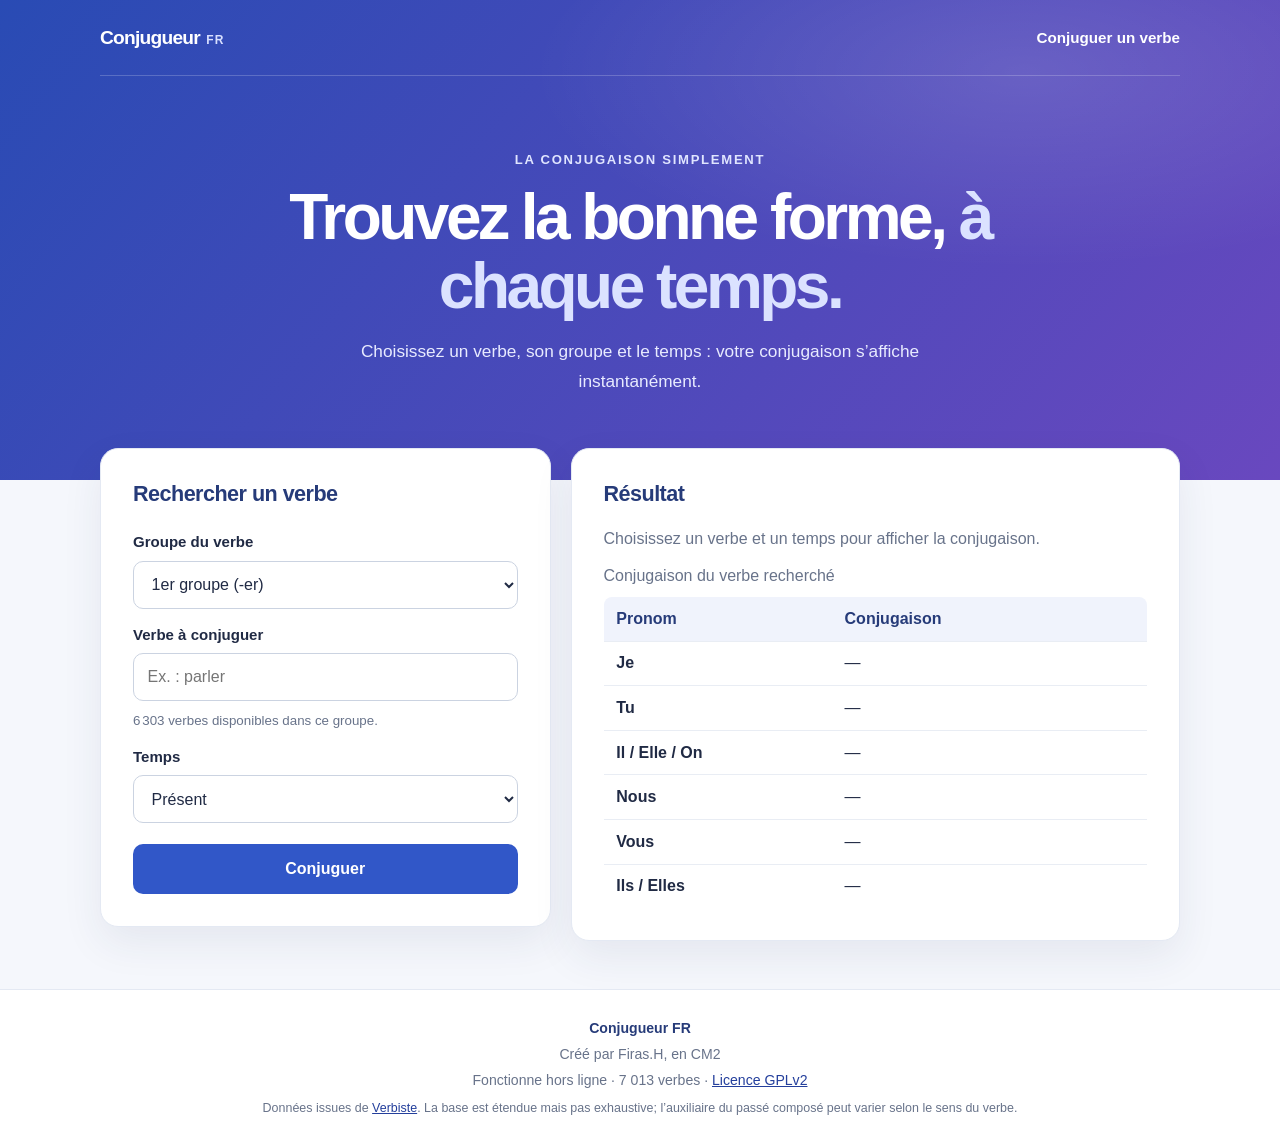
<file: conjugueur/index.html>
<!doctype html>
<html lang="fr">
<head>
  <meta charset="utf-8">
  <meta name="viewport" content="width=device-width, initial-scale=1">
  <meta name="description" content="Recherchez la conjugaison des verbes en français.">
  <meta name="theme-color" content="#3157c8">
  <title>Conjugueur français</title>
  <link rel="stylesheet" href="./style.css">
</head>
<body>
  <header>
    <nav class="navigation" aria-label="Navigation principale">
      <a class="brand" href="#accueil">Conjugueur<span>FR</span></a>
      <a class="navigation-link" href="#conjugueur">Conjuguer un verbe</a>
    </nav>
    <div class="hero" id="accueil">
      <p class="eyebrow">La conjugaison simplement</p>
      <h1>Trouvez la bonne forme, <span>à chaque temps.</span></h1>
      <p>Choisissez un verbe, son groupe et le temps : votre conjugaison s’affiche instantanément.</p>
    </div>
  </header>

  <main>
    <section id="conjugueur" aria-labelledby="search-title">
      <h2 id="search-title">Rechercher un verbe</h2>
      <form action="#" method="get">
        <label for="group">Groupe du verbe</label>
        <select id="group" name="group">
          <option value="1">1er groupe (-er)</option>
          <option value="2">2e groupe (-ir, comme finir)</option>
          <option value="3">3e groupe (verbes irréguliers)</option>
        </select>

        <label for="verb">Verbe à conjuguer</label>
        <input
          id="verb"
          name="verb"
          type="search"
          placeholder="Ex. : parler"
          list="verb-list"
          autocomplete="off"
          required
        >
        <datalist id="verb-list">
        </datalist>
        <small id="verb-help">Chargement des verbes disponibles…</small>

        <label for="tense">Temps</label>
        <select id="tense" name="tense">
          <option value="present">Présent</option>
          <option value="imparfait">Imparfait</option>
          <option value="future">Futur simple</option>
          <option value="pastSimple">Passé simple</option>
          <option value="conditional">Conditionnel présent</option>
          <option value="subjunctive">Subjonctif présent</option>
          <option value="passe-compose">Passé composé</option>
        </select>

        <button type="submit">Conjuguer</button>
      </form>
    </section>

    <section class="result-card" aria-labelledby="result-title" aria-live="polite">
      <h2 id="result-title">Résultat</h2>
      <p id="result-message" role="status">Choisissez un verbe et un temps pour afficher la conjugaison.</p>

      <table>
        <caption id="result-caption">Conjugaison du verbe recherché</caption>
        <thead>
          <tr>
            <th scope="col">Pronom</th>
            <th scope="col">Conjugaison</th>
          </tr>
        </thead>
        <tbody>
          <tr><th scope="row">Je</th><td>—</td></tr>
          <tr><th scope="row">Tu</th><td>—</td></tr>
          <tr><th scope="row">Il / Elle / On</th><td>—</td></tr>
          <tr><th scope="row">Nous</th><td>—</td></tr>
          <tr><th scope="row">Vous</th><td>—</td></tr>
          <tr><th scope="row">Ils / Elles</th><td>—</td></tr>
        </tbody>
      </table>
    </section>
  </main>

  <footer>
    <p class="footer-brand">Conjugueur FR</p>
    <p>Créé par Firas.H, en CM2</p>
    <p>Fonctionne hors ligne · 7 013 verbes · <a href="./COPYING">Licence GPLv2</a></p>
    <p class="footer-note">
      Données issues de <a href="https://github.com/allan-simon/verbiste-cordova/tree/f829bc037d48bccf9450ec6f45888c9df0cace41/data">Verbiste</a>.
      La base est étendue mais pas exhaustive; l’auxiliaire du passé composé peut varier selon le sens du verbe.
    </p>
  </footer>

  <script src="./data/conjugaison.js"></script>
  <script>
    const form = document.querySelector("form");
    const groupInput = document.querySelector("#group");
    const verbInput = document.querySelector("#verb");
    const tenseInput = document.querySelector("#tense");
    const verbList = document.querySelector("#verb-list");
    const verbHelp = document.querySelector("#verb-help");
    const resultMessage = document.querySelector("#result-message");
    const resultCaption = document.querySelector("#result-caption");
    const resultRows = document.querySelectorAll("tbody tr");

    const conjugaisonData = window.conjugaisonData;
    const pronouns = ["Je", "Tu", "Il / Elle / On", "Nous", "Vous", "Ils / Elles"];
    const auxiliaryForms = {
      avoir: ["ai", "as", "a", "avons", "avez", "ont"],
      être: ["suis", "es", "est", "sommes", "êtes", "sont"]
    };
    const etreVerbs = new Set([
      "aller", "arriver", "descendre", "devenir", "entrer", "monter",
      "mourir", "naître", "partir", "passer", "rester", "retourner",
      "sortir", "tomber", "venir", "revenir", "rentrer", "remonter",
      "redescendre", "retomber", "repartir", "ressortir", "intervenir",
      "parvenir", "provenir", "survenir", "redevenir", "advenir"
    ]);
    const tenseNames = {
      present: "présent",
      imparfait: "imparfait",
      future: "futur simple",
      pastSimple: "passé simple",
      conditional: "conditionnel présent",
      subjunctive: "subjonctif présent",
      "passe-compose": "passé composé"
    };
    const normalized = (value) => value.trim().normalize("NFC").toLocaleLowerCase("fr");
    const verbsByName = new Map(
      conjugaisonData.verbs.map((verb) => [normalized(verb.infinitive), verb])
    );

    function showVerbsForGroup() {
      const group = groupInput.value;
      const verbs = conjugaisonData.verbs.filter((verb) => verb.group === group);
      verbList.replaceChildren();
      verbs.forEach((verb) => {
        const option = document.createElement("option");
        option.value = verb.infinitive;
        verbList.append(option);
      });
      verbInput.value = "";
      verbHelp.textContent = `${verbs.length.toLocaleString("fr-FR")} verbes disponibles dans ce groupe.`;
    }

    function withAlternatives(stem, alternatives) {
      return alternatives.map((ending) => `${stem}${ending}`).join(" / ");
    }

    function conjugate(verb, tense) {
      const template = conjugaisonData.templates[verb.template];
      const stem = verb.infinitive.slice(0, -template.suffix.length);

      if (tense === "passe-compose") {
        const auxiliary = verb.auxiliary || (etreVerbs.has(verb.infinitive) ? "être" : "avoir");
        const participleForms = template.pastParticiple;
        const presentAuxiliary = auxiliaryForms[auxiliary];

        return presentAuxiliary.map((form, index) => {
          const participleIndexes = auxiliary === "être"
            ? (index >= 3 ? [1, 3] : [0, 2])
            : [0];
          const participles = participleIndexes
            .flatMap((participleIndex) => participleForms[participleIndex] || [])
            .map((ending) => `${stem}${ending}`);
          return `${form} ${[...new Set(participles)].join(" / ")}`;
        });
      }

      return template[tense].map((alternatives) => withAlternatives(stem, alternatives));
    }

    groupInput.addEventListener("change", showVerbsForGroup);
    showVerbsForGroup();

    form.addEventListener("submit", (event) => {
      event.preventDefault();
      const verbName = normalized(verbInput.value);
      const verb = verbsByName.get(verbName);
      const tense = tenseInput.value;

      if (!verb || verb.group !== groupInput.value) {
        resultRows.forEach((row, index) => {
          row.cells[0].textContent = pronouns[index];
          row.cells[1].textContent = "—";
        });
        resultCaption.textContent = "Conjugaison du verbe recherché";
        resultMessage.textContent = "Ce verbe n’est pas disponible dans le groupe choisi. Sélectionnez un verbe proposé dans la liste.";
        return;
      }

      const forms = conjugate(verb, tense);
      resultRows.forEach((row, index) => {
        const formCell = row.cells[1];
        const subjectCell = row.cells[0];
        const elidesJe = index === 0 && /^[aeiouyàâäæéèêëîïôœùûüÿh]/i.test(forms[index]);
        subjectCell.textContent = elidesJe ? "J’" : pronouns[index];
        formCell.textContent = forms[index];
      });

      resultCaption.textContent = `Conjugaison du verbe « ${verb.infinitive} » au ${tenseNames[tense]}`;
      resultMessage.textContent = `Voici la conjugaison de « ${verb.infinitive} » au ${tenseNames[tense]}.`;
    });
  </script>
</body>
</html>
</file>
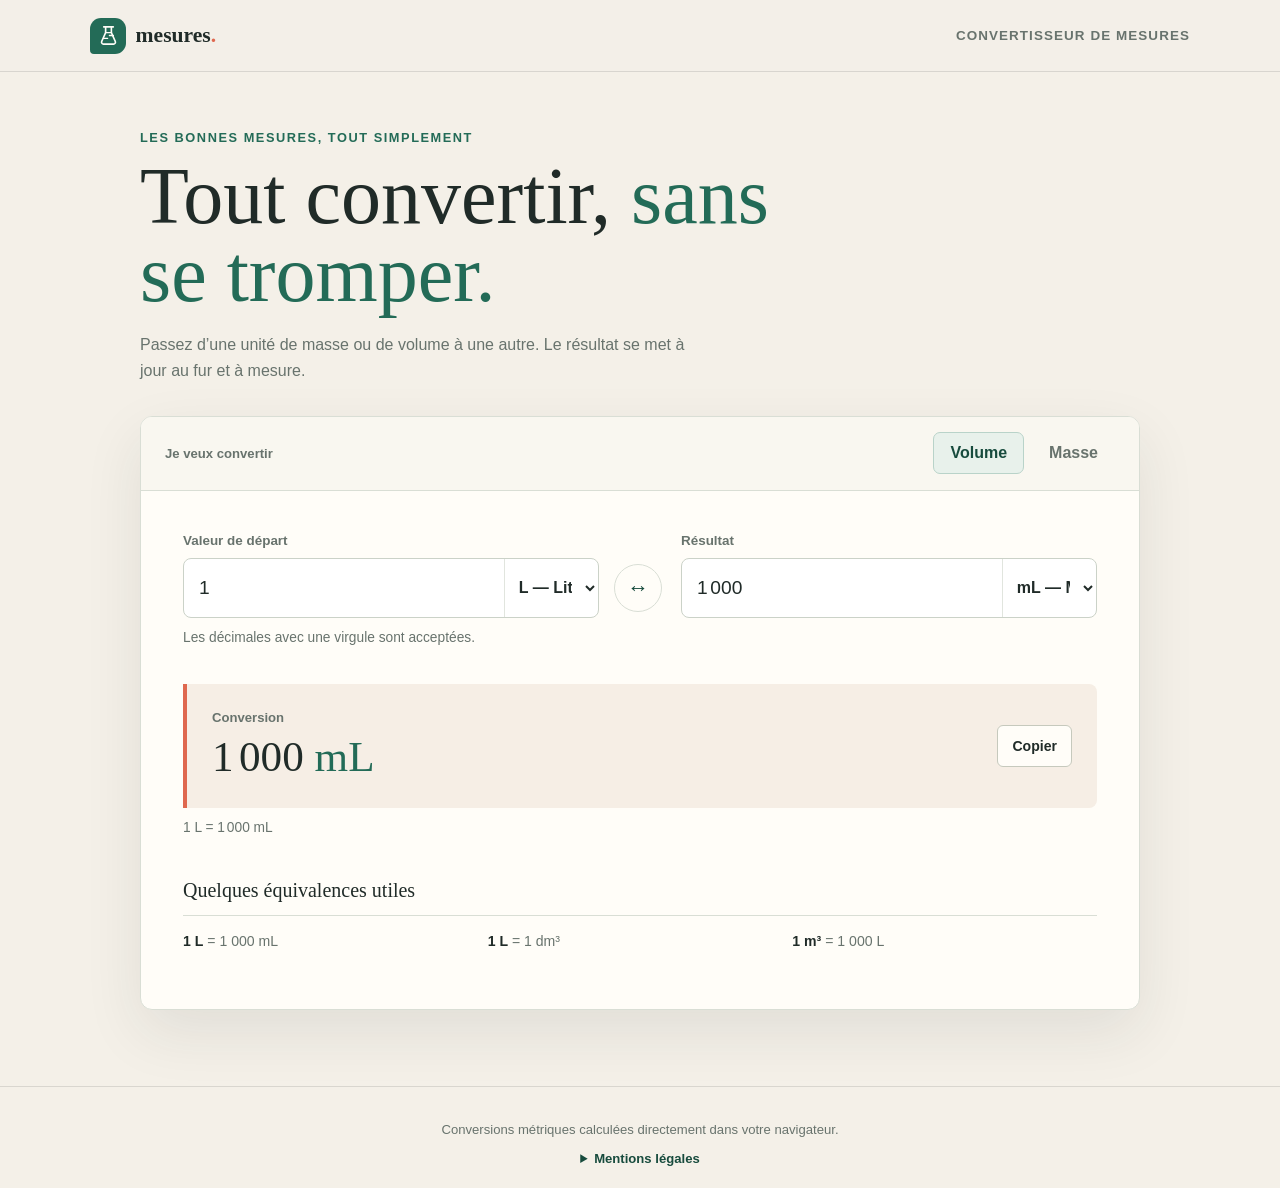
<file: convertisseur/index.html>
<!doctype html>
<html lang="fr">
<head>
	<meta charset="utf-8">
	<meta name="viewport" content="width=device-width, initial-scale=1">
	<meta name="theme-color" content="#f4f0e8">
	<meta name="description" content="Convertisseur simple et rapide d’unités de masse et de volume.">
	<title>Mesures — Convertisseur</title>
	<style>
		:root {
			color-scheme: light;
			font-family: "Trebuchet MS", "Segoe UI", sans-serif;
			color: #202b28;
			background: #f4f0e8;
			font-synthesis: none;
			text-rendering: optimizeLegibility;
			-webkit-font-smoothing: antialiased;
			--ink: #202b28;
			--muted: #68736d;
			--paper: #fffdf8;
			--line: #d9ded5;
			--green: #236b57;
			--green-dark: #174b3d;
			--coral: #df684f;
		}

		* { box-sizing: border-box; }

		body {
			min-width: 320px;
			min-height: 100vh;
			margin: 0;
			background-image: radial-gradient(#c8c9b9 0.65px, transparent 0.65px);
			background-size: 14px 14px;
		}

		button, input, select { font: inherit; }

		button:focus-visible, input:focus-visible, select:focus-visible {
			outline: 3px solid #e9a18e;
			outline-offset: 3px;
		}

		.topbar {
			height: 72px;
			border-bottom: 1px solid rgb(32 43 40 / 13%);
			background: rgb(244 240 232 / 94%);
		}

		.topbar-inner {
			width: min(100% - 40px, 1100px);
			height: 100%;
			margin: auto;
			display: flex;
			align-items: center;
			justify-content: space-between;
		}

		.brand {
			display: inline-flex;
			align-items: center;
			gap: 0.6rem;
			color: var(--ink);
			font-family: Georgia, serif;
			font-size: 1.35rem;
			font-weight: 700;
			text-decoration: none;
		}

		.brand-symbol {
			width: 36px;
			height: 36px;
			display: grid;
			place-items: center;
			border-radius: 11px 11px 11px 4px;
			color: #fffdf8;
			background: var(--green);
		}

		.brand-symbol svg { width: 23px; height: 23px; }

		.brand-mark { color: var(--coral); }

		.top-note {
			color: var(--muted);
			font-size: 0.84rem;
			font-weight: 700;
			letter-spacing: 0.08em;
			text-transform: uppercase;
			text-decoration: none;
		}

		.top-note:hover { color: var(--green); text-decoration: underline; text-underline-offset: 4px; }

		main {
			width: min(100% - 36px, 1000px);
			margin: 0 auto;
			padding: 58px 0 76px;
		}

		.intro {
			margin-bottom: 31px;
			animation: arrive 420ms ease-out both;
		}

		.eyebrow {
			margin: 0 0 12px;
			color: var(--green);
			font-size: 0.8rem;
			font-weight: 800;
			letter-spacing: 0.12em;
			text-transform: uppercase;
		}

		h1 {
			max-width: 680px;
			margin: 0;
			font-family: Georgia, "Times New Roman", serif;
			font-size: clamp(2.5rem, 7vw, 5rem);
			font-weight: 500;
			line-height: 0.98;
		}

		h1 span { color: var(--green); }

		.intro-copy {
			max-width: 560px;
			margin: 18px 0 0;
			color: var(--muted);
			font-size: 1rem;
			line-height: 1.65;
		}

		.converter {
			overflow: hidden;
			border: 1px solid var(--line);
			border-radius: 12px;
			background: var(--paper);
			box-shadow: 0 22px 60px rgb(32 43 40 / 9%);
			animation: arrive 520ms 80ms ease-out both;
		}

		.category-bar {
			min-height: 74px;
			padding: 12px 24px;
			display: flex;
			align-items: center;
			gap: 8px;
			border-bottom: 1px solid var(--line);
			background: #f9f7f0;
		}

		.category-label {
			margin-right: auto;
			color: var(--muted);
			font-size: 0.82rem;
			font-weight: 700;
		}

		.category-button {
			min-height: 42px;
			padding: 0 16px;
			border: 1px solid transparent;
			border-radius: 7px;
			color: var(--muted);
			background: transparent;
			font-weight: 700;
			cursor: pointer;
		}

		.category-button[aria-pressed="true"] {
			border-color: #b9d3c9;
			color: var(--green-dark);
			background: #e8f1eb;
		}

		.converter-body { padding: clamp(20px, 5vw, 42px); }

		.fields {
			display: grid;
			grid-template-columns: minmax(0, 1fr) 52px minmax(0, 1fr);
			align-items: end;
			gap: 15px;
		}

		.field label {
			display: block;
			margin-bottom: 10px;
			color: var(--muted);
			font-size: 0.84rem;
			font-weight: 700;
		}

		.control {
			min-width: 0;
			min-height: 60px;
			display: flex;
			border: 1px solid #cbd2c8;
			border-radius: 8px;
			background: #fff;
			transition: border-color 140ms ease, box-shadow 140ms ease;
		}

		.control:focus-within {
			border-color: var(--green);
			box-shadow: 0 0 0 3px rgb(35 107 87 / 11%);
		}

		input, select {
			min-width: 0;
			border: 0;
			color: var(--ink);
			background: transparent;
		}

		input {
			width: 100%;
			padding: 0 15px;
			font-size: 1.2rem;
			font-variant-numeric: tabular-nums;
		}

		select {
			width: 118px;
			padding: 0 10px;
			border-left: 1px solid #e1e5de;
			font-weight: 700;
			cursor: pointer;
		}

		.swap-button {
			width: 48px;
			height: 48px;
			margin-bottom: 6px;
			display: grid;
			place-items: center;
			border: 1px solid var(--line);
			border-radius: 50%;
			color: var(--green-dark);
			background: var(--paper);
			font-size: 1.35rem;
			cursor: pointer;
			transition: transform 180ms ease, background-color 180ms ease;
		}

		.swap-button:hover {
			transform: rotate(180deg);
			background: #e8f1eb;
		}

		.result {
			min-height: 124px;
			margin-top: 34px;
			padding: 23px 25px;
			display: flex;
			align-items: center;
			justify-content: space-between;
			gap: 18px;
			border-left: 4px solid var(--coral);
			border-radius: 0 8px 8px 0;
			background: #f6eee5;
		}

		.result-label {
			margin: 0 0 7px;
			color: var(--muted);
			font-size: 0.82rem;
			font-weight: 700;
		}

		.result-value {
			margin: 0;
			overflow-wrap: anywhere;
			color: var(--ink);
			font-family: Georgia, "Times New Roman", serif;
			font-size: clamp(1.65rem, 5vw, 2.7rem);
			line-height: 1.15;
			font-variant-numeric: tabular-nums;
		}

		.result-unit { color: var(--green); }

		.copy-button {
			flex: 0 0 auto;
			min-height: 42px;
			padding: 0 14px;
			border: 1px solid #c6c9bd;
			border-radius: 6px;
			color: var(--ink);
			background: var(--paper);
			font-size: 0.88rem;
			font-weight: 700;
			cursor: pointer;
		}

		.copy-button:hover { border-color: var(--green); }

		.status {
			min-height: 1.5em;
			margin: 12px 0 0;
			color: var(--muted);
			font-size: 0.86rem;
		}

		.quick-title {
			margin: 38px 0 13px;
			color: var(--ink);
			font-family: Georgia, "Times New Roman", serif;
			font-size: 1.25rem;
			font-weight: 500;
		}

		.quick-list {
			display: grid;
			grid-template-columns: repeat(3, minmax(0, 1fr));
			border-top: 1px solid var(--line);
		}

		.quick-item {
			padding: 15px 12px 15px 0;
			color: var(--muted);
			font-size: 0.88rem;
			line-height: 1.5;
		}

		.quick-item strong { color: var(--ink); }

		footer {
			padding: 22px 18px;
			border-top: 1px solid rgb(32 43 40 / 13%);
			color: var(--muted);
			text-align: center;
			font-size: 0.82rem;
		}

		.legal {
			width: min(100%, 720px);
			margin: 14px auto 0;
			text-align: left;
		}

		.legal summary {
			width: fit-content;
			margin: auto;
			color: var(--green-dark);
			font-weight: 700;
			cursor: pointer;
		}

		.legal-copy {
			margin-top: 12px;
			padding: 14px 16px;
			border: 1px solid var(--line);
			border-radius: 7px;
			background: var(--paper);
			line-height: 1.6;
		}

		.legal-copy p { margin: 6px 0; }

		@keyframes arrive {
			from { opacity: 0; transform: translateY(12px); }
			to { opacity: 1; transform: translateY(0); }
		}

		@media (max-width: 640px) {
			.topbar { height: 62px; }
			.topbar-inner { width: calc(100% - 32px); }
			.top-note { font-size: 0.7rem; }
			main { width: calc(100% - 28px); padding: 40px 0 54px; }
			.category-bar { padding: 10px 14px; flex-wrap: wrap; }
			.category-label { flex: 1 0 100%; }
			.category-button { flex: 1; padding: 0 8px; }
			.fields { grid-template-columns: minmax(0, 1fr); gap: 17px; }
			.swap-button { justify-self: center; margin: -4px 0; transform: rotate(90deg); }
			.swap-button:hover { transform: rotate(270deg); }
			.control { min-height: 56px; }
			select { width: 108px; }
			.result { align-items: flex-start; padding: 18px; }
			.copy-button { align-self: center; }
			.quick-list { grid-template-columns: 1fr; }
			.quick-item { padding: 10px 0; border-bottom: 1px solid var(--line); }
		}

		@media (prefers-reduced-motion: reduce) {
			*, *::before, *::after { animation-duration: 0.01ms !important; transition-duration: 0.01ms !important; }
		}
	</style>
</head>
<body>
	<header class="topbar">
		<div class="topbar-inner">
			<a class="brand" href="#accueil" aria-label="Accueil du convertisseur">
				<span class="brand-symbol" aria-hidden="true">
					<svg viewBox="0 0 24 24" fill="none" xmlns="http://www.w3.org/2000/svg">
						<path d="M7 3h10M9 3v6l-4 9a2 2 0 0 0 1.8 3h10.4a2 2 0 0 0 1.8-3l-4-9V3" stroke="currentColor" stroke-width="1.7" stroke-linecap="round" stroke-linejoin="round"/>
						<path d="M7 15h4m2-3h4m-8-3h6" stroke="currentColor" stroke-width="1.5" stroke-linecap="round"/>
					</svg>
				</span>
				<span>mesures<span class="brand-mark">.</span></span>
			</a>
			<span class="top-note">Convertisseur de mesures</span>
		</div>
	</header>

	<main id="accueil">
		<section class="intro" aria-labelledby="page-title">
			<p class="eyebrow">Les bonnes mesures, tout simplement</p>
			<h1 id="page-title">Tout convertir, <span>sans se tromper.</span></h1>
			<p class="intro-copy">Passez d’une unité de masse ou de volume à une autre. Le résultat se met à jour au fur et à mesure.</p>
		</section>

		<section class="converter" aria-label="Convertisseur d’unités">
			<div class="category-bar" role="group" aria-label="Catégorie de mesure">
				<span class="category-label">Je veux convertir</span>
				<button class="category-button" type="button" data-category="volume" aria-pressed="true">Volume</button>
				<button class="category-button" type="button" data-category="mass" aria-pressed="false">Masse</button>
			</div>

			<div class="converter-body">
				<div class="fields">
					<div class="field">
						<label for="from-value">Valeur de départ</label>
						<div class="control">
							  <input id="from-value" type="text" inputmode="decimal" value="1" aria-describedby="input-help">
							<select id="from-unit" aria-label="Unité de départ"></select>
						</div>
					</div>

					<button class="swap-button" id="swap" type="button" aria-label="Inverser les unités" title="Inverser les unités">↔</button>

					<div class="field">
						<label for="to-value">Résultat</label>
						<div class="control">
							<input id="to-value" type="text" readonly aria-live="polite" value="1">
							<select id="to-unit" aria-label="Unité d’arrivée"></select>
						</div>
					</div>
				</div>

				<p id="input-help" class="status">Les décimales avec une virgule sont acceptées.</p>

				<div class="result" aria-live="polite">
					<div>
						<p class="result-label">Conversion</p>
						<p class="result-value"><span id="result-number">1</span> <span class="result-unit" id="result-unit">L</span></p>
					</div>
					<button class="copy-button" id="copy" type="button" aria-label="Copier le résultat">Copier</button>
				</div>
				<p class="status" id="status" role="status"></p>

				<h2 class="quick-title">Quelques équivalences utiles</h2>
				<div class="quick-list" id="quick-list"></div>
			</div>
		</section>
	</main>

	<footer>
		<p>Conversions métriques calculées directement dans votre navigateur.</p>
		<details class="legal">
			<summary>Mentions légales</summary>
			<div class="legal-copy">
				<p><strong>Auteur et éditeur :</strong> Firas Hachache - CM2.</p>
				<p><strong>Objet :</strong> outil gratuit de conversion d’unités de masse et de volume.</p>
				<p><strong>Données :</strong> les valeurs saisies sont traitées dans votre navigateur et ne sont ni envoyées ni enregistrées par cette page.</p>
				<p><strong>Précision :</strong> les résultats sont fournis à titre indicatif; vérifiez les conversions avant tout usage professionnel.</p>
			</div>
		</details>
	</footer>

	<script>
		const units = {
			volume: [
				{ name: "Millilitre", symbol: "mL", factor: 0.000001 },
				{ name: "Centilitre", symbol: "cL", factor: 0.00001 },
				{ name: "Décilitre", symbol: "dL", factor: 0.0001 },
				{ name: "Litre", symbol: "L", factor: 0.001 },
				{ name: "Décalitre", symbol: "daL", factor: 0.01 },
				{ name: "Hectolitre", symbol: "hL", factor: 0.1 },
				{ name: "Mètre cube", symbol: "m³", factor: 1 },
				{ name: "Décimètre cube", symbol: "dm³", factor: 0.001 },
				{ name: "Centimètre cube", symbol: "cm³", factor: 0.000001 },
				{ name: "Millimètre cube", symbol: "mm³", factor: 0.000000001 }
			],
			mass: [
				{ name: "Milligramme", symbol: "mg", factor: 0.000001 },
				{ name: "Centigramme", symbol: "cg", factor: 0.00001 },
				{ name: "Décigramme", symbol: "dg", factor: 0.0001 },
				{ name: "Gramme", symbol: "g", factor: 0.001 },
				{ name: "Décagramme", symbol: "dag", factor: 0.01 },
				{ name: "Hectogramme", symbol: "hg", factor: 0.1 },
				{ name: "Kilogramme", symbol: "kg", factor: 1 },
				{ name: "Tonne", symbol: "t", factor: 1000 }
			]
		};

		const fromValue = document.querySelector("#from-value");
		const toValue = document.querySelector("#to-value");
		const fromUnit = document.querySelector("#from-unit");
		const toUnit = document.querySelector("#to-unit");
		const resultNumber = document.querySelector("#result-number");
		const resultUnit = document.querySelector("#result-unit");
		const status = document.querySelector("#status");
		const quickList = document.querySelector("#quick-list");
		let category = "volume";

		function formatNumber(value) {
			return new Intl.NumberFormat("fr-FR", { maximumSignificantDigits: 12 }).format(value);
		}

		function fillUnits(keepSelection = false) {
			const options = units[category];
			const previousFrom = keepSelection ? fromUnit.value : "";
			const previousTo = keepSelection ? toUnit.value : "";
			[fromUnit, toUnit].forEach((select) => {
				select.replaceChildren(...options.map((unit) => {
					const option = document.createElement("option");
					option.value = unit.symbol;
					option.textContent = `${unit.symbol} — ${unit.name}`;
					return option;
				}));
			});
			fromUnit.value = options.some((unit) => unit.symbol === previousFrom) ? previousFrom : (category === "volume" ? "L" : "kg");
			toUnit.value = options.some((unit) => unit.symbol === previousTo) ? previousTo : (category === "volume" ? "mL" : "g");
			renderQuickConversions();
			convert();
		}

		function convert() {
			const rawValue = fromValue.value.trim().replace(",", ".");
			const value = Number(rawValue);
			const source = units[category].find((unit) => unit.symbol === fromUnit.value);
			const destination = units[category].find((unit) => unit.symbol === toUnit.value);

			if (rawValue === "" || !Number.isFinite(value) || value < 0) {
				toValue.value = "";
				resultNumber.textContent = "—";
				resultUnit.textContent = destination.symbol;
				status.textContent = value < 0 ? "La valeur doit être positive ou nulle." : "Saisissez une valeur valide.";
				return;
			}

			const converted = value * source.factor / destination.factor;
			const formatted = formatNumber(converted);
			toValue.value = formatted;
			resultNumber.textContent = formatted;
			resultUnit.textContent = destination.symbol;
			status.textContent = `${formatNumber(value)} ${source.symbol} = ${formatted} ${destination.symbol}`;
		}

		function renderQuickConversions() {
			const examples = category === "volume"
				? [["1 L", "1 000 mL"], ["1 L", "1 dm³"], ["1 m³", "1 000 L"]]
				: [["1 kg", "1 000 g"], ["1 t", "1 000 kg"], ["1 g", "1 000 mg"]];
			quickList.replaceChildren(...examples.map(([from, to]) => {
				const item = document.createElement("div");
				item.className = "quick-item";
				item.innerHTML = `<strong>${from}</strong> = ${to}`;
				return item;
			}));
		}

		document.querySelectorAll(".category-button").forEach((button) => {
			button.addEventListener("click", () => {
				category = button.dataset.category;
				document.querySelectorAll(".category-button").forEach((tab) => {
					tab.setAttribute("aria-pressed", String(tab === button));
				});
				fillUnits();
			});
		});

		fromValue.addEventListener("input", convert);
		[fromUnit, toUnit].forEach((select) => select.addEventListener("change", convert));

		document.querySelector("#swap").addEventListener("click", () => {
			const previousFrom = fromUnit.value;
			fromUnit.value = toUnit.value;
			toUnit.value = previousFrom;
			convert();
		});

		document.querySelector("#copy").addEventListener("click", async (event) => {
			if (!toValue.value) return;
			try {
				await navigator.clipboard.writeText(`${toValue.value} ${toUnit.value}`);
				status.textContent = "Résultat copié.";
			} catch {
				status.textContent = "La copie n’est pas disponible dans ce navigateur.";
			}
			event.currentTarget.blur();
		});

		fillUnits();
	</script>
</body>
</html>
</file>
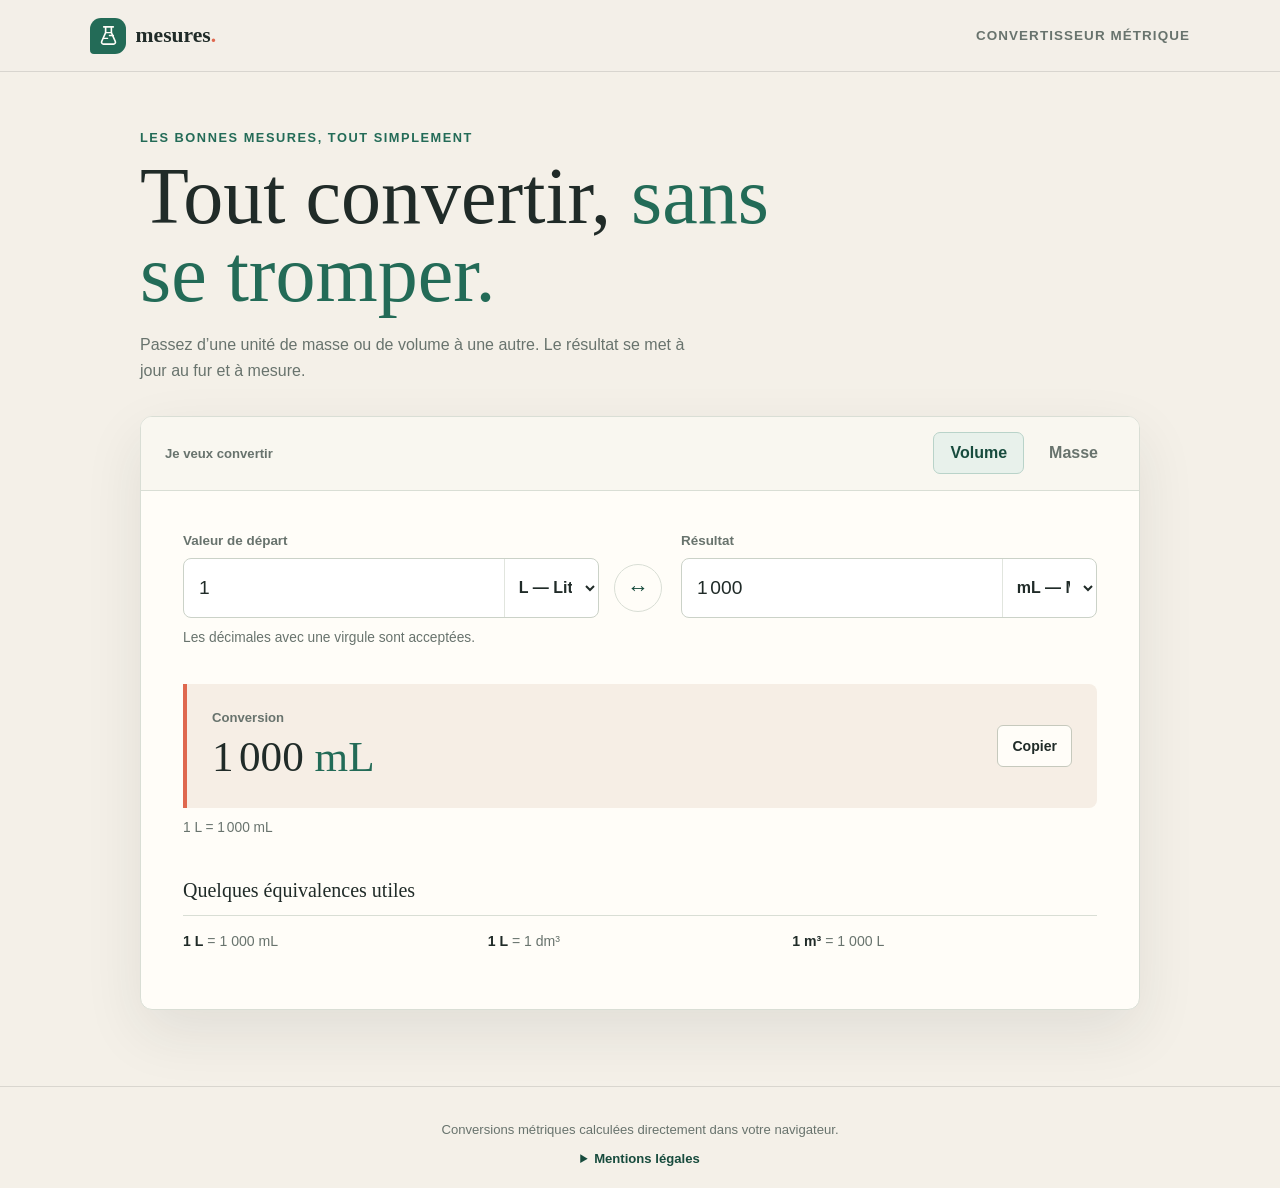
<file: convertisseur.html>
<!doctype html>
<html lang="fr">
<head>
	<meta charset="utf-8">
	<meta name="viewport" content="width=device-width, initial-scale=1">
	<meta name="theme-color" content="#f4f0e8">
	<meta name="description" content="Convertisseur simple et rapide d’unités de masse et de volume.">
	<title>Mesures — Convertisseur</title>
	<style>
		:root {
			color-scheme: light;
			font-family: "Trebuchet MS", "Segoe UI", sans-serif;
			color: #202b28;
			background: #f4f0e8;
			font-synthesis: none;
			text-rendering: optimizeLegibility;
			-webkit-font-smoothing: antialiased;
			--ink: #202b28;
			--muted: #68736d;
			--paper: #fffdf8;
			--line: #d9ded5;
			--green: #236b57;
			--green-dark: #174b3d;
			--coral: #df684f;
		}

		* { box-sizing: border-box; }

		body {
			min-width: 320px;
			min-height: 100vh;
			margin: 0;
			background-image: radial-gradient(#c8c9b9 0.65px, transparent 0.65px);
			background-size: 14px 14px;
		}

		button, input, select { font: inherit; }

		button:focus-visible, input:focus-visible, select:focus-visible {
			outline: 3px solid #e9a18e;
			outline-offset: 3px;
		}

		.topbar {
			height: 72px;
			border-bottom: 1px solid rgb(32 43 40 / 13%);
			background: rgb(244 240 232 / 94%);
		}

		.topbar-inner {
			width: min(100% - 40px, 1100px);
			height: 100%;
			margin: auto;
			display: flex;
			align-items: center;
			justify-content: space-between;
		}

		.brand {
			display: inline-flex;
			align-items: center;
			gap: 0.6rem;
			color: var(--ink);
			font-family: Georgia, serif;
			font-size: 1.35rem;
			font-weight: 700;
			text-decoration: none;
		}

		.brand-symbol {
			width: 36px;
			height: 36px;
			display: grid;
			place-items: center;
			border-radius: 11px 11px 11px 4px;
			color: #fffdf8;
			background: var(--green);
		}

		.brand-symbol svg { width: 23px; height: 23px; }

		.brand-mark { color: var(--coral); }

		.top-note {
			color: var(--muted);
			font-size: 0.84rem;
			font-weight: 700;
			letter-spacing: 0.08em;
			text-transform: uppercase;
		}

		main {
			width: min(100% - 36px, 1000px);
			margin: 0 auto;
			padding: 58px 0 76px;
		}

		.intro {
			margin-bottom: 31px;
			animation: arrive 420ms ease-out both;
		}

		.eyebrow {
			margin: 0 0 12px;
			color: var(--green);
			font-size: 0.8rem;
			font-weight: 800;
			letter-spacing: 0.12em;
			text-transform: uppercase;
		}

		h1 {
			max-width: 680px;
			margin: 0;
			font-family: Georgia, "Times New Roman", serif;
			font-size: clamp(2.5rem, 7vw, 5rem);
			font-weight: 500;
			line-height: 0.98;
		}

		h1 span { color: var(--green); }

		.intro-copy {
			max-width: 560px;
			margin: 18px 0 0;
			color: var(--muted);
			font-size: 1rem;
			line-height: 1.65;
		}

		.converter {
			overflow: hidden;
			border: 1px solid var(--line);
			border-radius: 12px;
			background: var(--paper);
			box-shadow: 0 22px 60px rgb(32 43 40 / 9%);
			animation: arrive 520ms 80ms ease-out both;
		}

		.category-bar {
			min-height: 74px;
			padding: 12px 24px;
			display: flex;
			align-items: center;
			gap: 8px;
			border-bottom: 1px solid var(--line);
			background: #f9f7f0;
		}

		.category-label {
			margin-right: auto;
			color: var(--muted);
			font-size: 0.82rem;
			font-weight: 700;
		}

		.category-button {
			min-height: 42px;
			padding: 0 16px;
			border: 1px solid transparent;
			border-radius: 7px;
			color: var(--muted);
			background: transparent;
			font-weight: 700;
			cursor: pointer;
		}

		.category-button[aria-pressed="true"] {
			border-color: #b9d3c9;
			color: var(--green-dark);
			background: #e8f1eb;
		}

		.converter-body { padding: clamp(20px, 5vw, 42px); }

		.fields {
			display: grid;
			grid-template-columns: minmax(0, 1fr) 52px minmax(0, 1fr);
			align-items: end;
			gap: 15px;
		}

		.field label {
			display: block;
			margin-bottom: 10px;
			color: var(--muted);
			font-size: 0.84rem;
			font-weight: 700;
		}

		.control {
			min-width: 0;
			min-height: 60px;
			display: flex;
			border: 1px solid #cbd2c8;
			border-radius: 8px;
			background: #fff;
			transition: border-color 140ms ease, box-shadow 140ms ease;
		}

		.control:focus-within {
			border-color: var(--green);
			box-shadow: 0 0 0 3px rgb(35 107 87 / 11%);
		}

		input, select {
			min-width: 0;
			border: 0;
			color: var(--ink);
			background: transparent;
		}

		input {
			width: 100%;
			padding: 0 15px;
			font-size: 1.2rem;
			font-variant-numeric: tabular-nums;
		}

		select {
			width: 118px;
			padding: 0 10px;
			border-left: 1px solid #e1e5de;
			font-weight: 700;
			cursor: pointer;
		}

		.swap-button {
			width: 48px;
			height: 48px;
			margin-bottom: 6px;
			display: grid;
			place-items: center;
			border: 1px solid var(--line);
			border-radius: 50%;
			color: var(--green-dark);
			background: var(--paper);
			font-size: 1.35rem;
			cursor: pointer;
			transition: transform 180ms ease, background-color 180ms ease;
		}

		.swap-button:hover {
			transform: rotate(180deg);
			background: #e8f1eb;
		}

		.result {
			min-height: 124px;
			margin-top: 34px;
			padding: 23px 25px;
			display: flex;
			align-items: center;
			justify-content: space-between;
			gap: 18px;
			border-left: 4px solid var(--coral);
			border-radius: 0 8px 8px 0;
			background: #f6eee5;
		}

		.result-label {
			margin: 0 0 7px;
			color: var(--muted);
			font-size: 0.82rem;
			font-weight: 700;
		}

		.result-value {
			margin: 0;
			overflow-wrap: anywhere;
			color: var(--ink);
			font-family: Georgia, "Times New Roman", serif;
			font-size: clamp(1.65rem, 5vw, 2.7rem);
			line-height: 1.15;
			font-variant-numeric: tabular-nums;
		}

		.result-unit { color: var(--green); }

		.copy-button {
			flex: 0 0 auto;
			min-height: 42px;
			padding: 0 14px;
			border: 1px solid #c6c9bd;
			border-radius: 6px;
			color: var(--ink);
			background: var(--paper);
			font-size: 0.88rem;
			font-weight: 700;
			cursor: pointer;
		}

		.copy-button:hover { border-color: var(--green); }

		.status {
			min-height: 1.5em;
			margin: 12px 0 0;
			color: var(--muted);
			font-size: 0.86rem;
		}

		.quick-title {
			margin: 38px 0 13px;
			color: var(--ink);
			font-family: Georgia, "Times New Roman", serif;
			font-size: 1.25rem;
			font-weight: 500;
		}

		.quick-list {
			display: grid;
			grid-template-columns: repeat(3, minmax(0, 1fr));
			border-top: 1px solid var(--line);
		}

		.quick-item {
			padding: 15px 12px 15px 0;
			color: var(--muted);
			font-size: 0.88rem;
			line-height: 1.5;
		}

		.quick-item strong { color: var(--ink); }

		footer {
			padding: 22px 18px;
			border-top: 1px solid rgb(32 43 40 / 13%);
			color: var(--muted);
			text-align: center;
			font-size: 0.82rem;
		}

		.legal {
			width: min(100%, 720px);
			margin: 14px auto 0;
			text-align: left;
		}

		.legal summary {
			width: fit-content;
			margin: auto;
			color: var(--green-dark);
			font-weight: 700;
			cursor: pointer;
		}

		.legal-copy {
			margin-top: 12px;
			padding: 14px 16px;
			border: 1px solid var(--line);
			border-radius: 7px;
			background: var(--paper);
			line-height: 1.6;
		}

		.legal-copy p { margin: 6px 0; }

		@keyframes arrive {
			from { opacity: 0; transform: translateY(12px); }
			to { opacity: 1; transform: translateY(0); }
		}

		@media (max-width: 640px) {
			.topbar { height: 62px; }
			.topbar-inner { width: calc(100% - 32px); }
			.top-note { font-size: 0.7rem; }
			main { width: calc(100% - 28px); padding: 40px 0 54px; }
			.category-bar { padding: 10px 14px; flex-wrap: wrap; }
			.category-label { flex: 1 0 100%; }
			.category-button { flex: 1; padding: 0 8px; }
			.fields { grid-template-columns: minmax(0, 1fr); gap: 17px; }
			.swap-button { justify-self: center; margin: -4px 0; transform: rotate(90deg); }
			.swap-button:hover { transform: rotate(270deg); }
			.control { min-height: 56px; }
			select { width: 108px; }
			.result { align-items: flex-start; padding: 18px; }
			.copy-button { align-self: center; }
			.quick-list { grid-template-columns: 1fr; }
			.quick-item { padding: 10px 0; border-bottom: 1px solid var(--line); }
		}

		@media (prefers-reduced-motion: reduce) {
			*, *::before, *::after { animation-duration: 0.01ms !important; transition-duration: 0.01ms !important; }
		}
	</style>
</head>
<body>
	<header class="topbar">
		<div class="topbar-inner">
			<a class="brand" href="#accueil" aria-label="Mesures, accueil">
				<span class="brand-symbol" aria-hidden="true">
					<svg viewBox="0 0 24 24" fill="none" xmlns="http://www.w3.org/2000/svg">
						<path d="M7 3h10M9 3v6l-4 9a2 2 0 0 0 1.8 3h10.4a2 2 0 0 0 1.8-3l-4-9V3" stroke="currentColor" stroke-width="1.7" stroke-linecap="round" stroke-linejoin="round"/>
						<path d="M7 15h4m2-3h4m-8-3h6" stroke="currentColor" stroke-width="1.5" stroke-linecap="round"/>
					</svg>
				</span>
				<span>mesures<span class="brand-mark">.</span></span>
			</a>
			<span class="top-note">Convertisseur métrique</span>
		</div>
	</header>

	<main id="accueil">
		<section class="intro" aria-labelledby="page-title">
			<p class="eyebrow">Les bonnes mesures, tout simplement</p>
			<h1 id="page-title">Tout convertir, <span>sans se tromper.</span></h1>
			<p class="intro-copy">Passez d’une unité de masse ou de volume à une autre. Le résultat se met à jour au fur et à mesure.</p>
		</section>

		<section class="converter" aria-label="Convertisseur d’unités">
			<div class="category-bar" role="group" aria-label="Catégorie de mesure">
				<span class="category-label">Je veux convertir</span>
				<button class="category-button" type="button" data-category="volume" aria-pressed="true">Volume</button>
				<button class="category-button" type="button" data-category="mass" aria-pressed="false">Masse</button>
			</div>

			<div class="converter-body">
				<div class="fields">
					<div class="field">
						<label for="from-value">Valeur de départ</label>
						<div class="control">
							  <input id="from-value" type="text" inputmode="decimal" value="1" aria-describedby="input-help">
							<select id="from-unit" aria-label="Unité de départ"></select>
						</div>
					</div>

					<button class="swap-button" id="swap" type="button" aria-label="Inverser les unités" title="Inverser les unités">↔</button>

					<div class="field">
						<label for="to-value">Résultat</label>
						<div class="control">
							<input id="to-value" type="text" readonly aria-live="polite" value="1">
							<select id="to-unit" aria-label="Unité d’arrivée"></select>
						</div>
					</div>
				</div>

				<p id="input-help" class="status">Les décimales avec une virgule sont acceptées.</p>

				<div class="result" aria-live="polite">
					<div>
						<p class="result-label">Conversion</p>
						<p class="result-value"><span id="result-number">1</span> <span class="result-unit" id="result-unit">L</span></p>
					</div>
					<button class="copy-button" id="copy" type="button" aria-label="Copier le résultat">Copier</button>
				</div>
				<p class="status" id="status" role="status"></p>

				<h2 class="quick-title">Quelques équivalences utiles</h2>
				<div class="quick-list" id="quick-list"></div>
			</div>
		</section>
	</main>

	<footer>
		<p>Conversions métriques calculées directement dans votre navigateur.</p>
		<details class="legal">
			<summary>Mentions légales</summary>
			<div class="legal-copy">
				<p><strong>Auteur et éditeur :</strong> Firas Hachache - CM2.</p>
				<p><strong>Objet :</strong> outil gratuit de conversion d’unités de masse et de volume.</p>
				<p><strong>Données :</strong> les valeurs saisies sont traitées dans votre navigateur et ne sont ni envoyées ni enregistrées par cette page.</p>
				<p><strong>Précision :</strong> les résultats sont fournis à titre indicatif; vérifiez les conversions avant tout usage professionnel.</p>
			</div>
		</details>
	</footer>

	<script>
		const units = {
			volume: [
				{ name: "Millilitre", symbol: "mL", factor: 0.000001 },
				{ name: "Centilitre", symbol: "cL", factor: 0.00001 },
				{ name: "Décilitre", symbol: "dL", factor: 0.0001 },
				{ name: "Litre", symbol: "L", factor: 0.001 },
				{ name: "Décalitre", symbol: "daL", factor: 0.01 },
				{ name: "Hectolitre", symbol: "hL", factor: 0.1 },
				{ name: "Mètre cube", symbol: "m³", factor: 1 },
				{ name: "Décimètre cube", symbol: "dm³", factor: 0.001 },
				{ name: "Centimètre cube", symbol: "cm³", factor: 0.000001 },
				{ name: "Millimètre cube", symbol: "mm³", factor: 0.000000001 }
			],
			mass: [
				{ name: "Milligramme", symbol: "mg", factor: 0.000001 },
				{ name: "Centigramme", symbol: "cg", factor: 0.00001 },
				{ name: "Décigramme", symbol: "dg", factor: 0.0001 },
				{ name: "Gramme", symbol: "g", factor: 0.001 },
				{ name: "Décagramme", symbol: "dag", factor: 0.01 },
				{ name: "Hectogramme", symbol: "hg", factor: 0.1 },
				{ name: "Kilogramme", symbol: "kg", factor: 1 },
				{ name: "Tonne", symbol: "t", factor: 1000 }
			]
		};

		const fromValue = document.querySelector("#from-value");
		const toValue = document.querySelector("#to-value");
		const fromUnit = document.querySelector("#from-unit");
		const toUnit = document.querySelector("#to-unit");
		const resultNumber = document.querySelector("#result-number");
		const resultUnit = document.querySelector("#result-unit");
		const status = document.querySelector("#status");
		const quickList = document.querySelector("#quick-list");
		let category = "volume";

		function formatNumber(value) {
			return new Intl.NumberFormat("fr-FR", { maximumSignificantDigits: 12 }).format(value);
		}

		function fillUnits(keepSelection = false) {
			const options = units[category];
			const previousFrom = keepSelection ? fromUnit.value : "";
			const previousTo = keepSelection ? toUnit.value : "";
			[fromUnit, toUnit].forEach((select) => {
				select.replaceChildren(...options.map((unit) => {
					const option = document.createElement("option");
					option.value = unit.symbol;
					option.textContent = `${unit.symbol} — ${unit.name}`;
					return option;
				}));
			});
			fromUnit.value = options.some((unit) => unit.symbol === previousFrom) ? previousFrom : (category === "volume" ? "L" : "kg");
			toUnit.value = options.some((unit) => unit.symbol === previousTo) ? previousTo : (category === "volume" ? "mL" : "g");
			renderQuickConversions();
			convert();
		}

		function convert() {
			const rawValue = fromValue.value.trim().replace(",", ".");
			const value = Number(rawValue);
			const source = units[category].find((unit) => unit.symbol === fromUnit.value);
			const destination = units[category].find((unit) => unit.symbol === toUnit.value);

			if (rawValue === "" || !Number.isFinite(value) || value < 0) {
				toValue.value = "";
				resultNumber.textContent = "—";
				resultUnit.textContent = destination.symbol;
				status.textContent = value < 0 ? "La valeur doit être positive ou nulle." : "Saisissez une valeur valide.";
				return;
			}

			const converted = value * source.factor / destination.factor;
			const formatted = formatNumber(converted);
			toValue.value = formatted;
			resultNumber.textContent = formatted;
			resultUnit.textContent = destination.symbol;
			status.textContent = `${formatNumber(value)} ${source.symbol} = ${formatted} ${destination.symbol}`;
		}

		function renderQuickConversions() {
			const examples = category === "volume"
				? [["1 L", "1 000 mL"], ["1 L", "1 dm³"], ["1 m³", "1 000 L"]]
				: [["1 kg", "1 000 g"], ["1 t", "1 000 kg"], ["1 g", "1 000 mg"]];
			quickList.replaceChildren(...examples.map(([from, to]) => {
				const item = document.createElement("div");
				item.className = "quick-item";
				item.innerHTML = `<strong>${from}</strong> = ${to}`;
				return item;
			}));
		}

		document.querySelectorAll(".category-button").forEach((button) => {
			button.addEventListener("click", () => {
				category = button.dataset.category;
				document.querySelectorAll(".category-button").forEach((tab) => {
					tab.setAttribute("aria-pressed", String(tab === button));
				});
				fillUnits();
			});
		});

		fromValue.addEventListener("input", convert);
		[fromUnit, toUnit].forEach((select) => select.addEventListener("change", convert));

		document.querySelector("#swap").addEventListener("click", () => {
			const previousFrom = fromUnit.value;
			fromUnit.value = toUnit.value;
			toUnit.value = previousFrom;
			convert();
		});

		document.querySelector("#copy").addEventListener("click", async (event) => {
			if (!toValue.value) return;
			try {
				await navigator.clipboard.writeText(`${toValue.value} ${toUnit.value}`);
				status.textContent = "Résultat copié.";
			} catch {
				status.textContent = "La copie n’est pas disponible dans ce navigateur.";
			}
			event.currentTarget.blur();
		});

		fillUnits();
	</script>
</body>
</html>
</file>
<file: conjugueur/style.css>
:root {
  color-scheme: light;
  font-family: "Segoe UI", Arial, sans-serif;
  color: #202a44;
  background: #f5f7fc;
  font-synthesis: none;
  text-rendering: optimizeLegibility;
  -webkit-font-smoothing: antialiased;
  --blue: #3157c8;
  --blue-dark: #243f9c;
  --muted: #68738a;
  --border: #e4e9f3;
}

* {
  box-sizing: border-box;
}

html {
  scroll-behavior: smooth;
}

body {
  min-width: 320px;
  min-height: 100vh;
  margin: 0;
  display: flex;
  flex-direction: column;
}

a {
  color: var(--blue-dark);
}

a:focus-visible,
input:focus-visible,
select:focus-visible,
button:focus-visible {
  outline: 3px solid #879bf0;
  outline-offset: 3px;
}

header {
  color: #fff;
  background:
    radial-gradient(ellipse at 80% 15%, rgb(255 255 255 / 13%), transparent 34%),
    linear-gradient(130deg, #294bb4, #6948bf);
}

.navigation {
  width: min(100% - 2.5rem, 1080px);
  min-height: 76px;
  margin: 0 auto;
  display: flex;
  align-items: center;
  justify-content: space-between;
  border-bottom: 1px solid rgb(255 255 255 / 20%);
}

.brand {
  color: #fff;
  font-size: 1.2rem;
  font-weight: 750;
  letter-spacing: -0.04em;
  text-decoration: none;
}

.brand span {
  margin-left: 0.4rem;
  color: #d8dfff;
  font-size: 0.75rem;
  letter-spacing: 0.08em;
}

.navigation-link {
  color: #fff;
  font-size: 0.95rem;
  font-weight: 600;
  text-decoration: none;
}

.navigation-link:hover {
  text-decoration: underline;
  text-underline-offset: 4px;
}

.hero {
  width: min(100% - 2.5rem, 850px);
  margin: 0 auto;
  padding: 4.75rem 0 5.25rem;
  text-align: center;
}

.eyebrow {
  margin: 0 0 1rem;
  color: #e0e5ff;
  font-size: 0.82rem;
  font-weight: 700;
  letter-spacing: 0.13em;
  text-transform: uppercase;
}

.hero h1 {
  max-width: 780px;
  margin: 0 auto 1rem;
  font-size: clamp(2.25rem, 6vw, 4rem);
  letter-spacing: -0.055em;
  line-height: 1.08;
}

.hero h1 span {
  color: #dbe2ff;
}

.hero > p:last-child {
  max-width: 580px;
  margin: 0 auto;
  color: #e8ebff;
  font-size: 1.08rem;
  line-height: 1.7;
}

main {
  width: min(100% - 2rem, 1080px);
  margin: -2rem auto 3rem;
  display: grid;
  grid-template-columns: minmax(280px, 0.85fr) minmax(360px, 1.15fr);
  align-items: start;
  gap: 1.25rem;
  flex: 1;
}

section {
  min-width: 0;
  padding: clamp(1.25rem, 3vw, 2rem);
  border: 1px solid var(--border);
  border-radius: 18px;
  background: #fff;
  box-shadow: 0 16px 40px rgb(35 50 88 / 8%);
}

h2 {
  margin: 0 0 1.25rem;
  color: #263b79;
  font-size: 1.35rem;
  letter-spacing: -0.025em;
}

form {
  display: grid;
  gap: 0.65rem;
}

label {
  margin-top: 0.4rem;
  font-size: 0.94rem;
  font-weight: 650;
}

input,
select,
button {
  width: 100%;
  min-height: 48px;
  padding: 0.7rem 0.85rem;
  border: 1px solid #cbd3e1;
  border-radius: 10px;
  font: inherit;
}

input,
select {
  color: #202a44;
  background: #fff;
}

input:focus,
select:focus {
  border-color: #4968d1;
}

small {
  color: var(--muted);
  line-height: 1.5;
}

button {
  min-height: 50px;
  margin-top: 0.65rem;
  border: 0;
  color: #fff;
  background: var(--blue);
  font-weight: 700;
  cursor: pointer;
  transition: background-color 150ms ease, transform 150ms ease;
}

button:hover {
  background: var(--blue-dark);
  transform: translateY(-1px);
}

.result-card {
  min-height: 330px;
}

#result-message {
  min-height: 1.5em;
  color: var(--muted);
  line-height: 1.5;
}

table {
  width: 100%;
  border-collapse: collapse;
  text-align: left;
}

caption {
  margin-bottom: 0.75rem;
  color: var(--muted);
  text-align: left;
}

th,
td {
  padding: 0.8rem;
  border-bottom: 1px solid #e9edf4;
}

thead {
  color: #263b79;
  background: #f0f3fc;
}

thead th:first-child {
  border-radius: 8px 0 0;
}

thead th:last-child {
  border-radius: 0 8px 0 0;
}

tbody th {
  width: 42%;
  font-weight: 600;
}

tbody tr:last-child th,
tbody tr:last-child td {
  border-bottom: 0;
}

footer {
  padding: 1.5rem 1rem;
  border-top: 1px solid var(--border);
  color: var(--muted);
  background: #fff;
  text-align: center;
  font-size: 0.88rem;
  line-height: 1.6;
}

footer p {
  margin: 0.2rem 0;
}

.footer-brand {
  color: #263b79;
  font-weight: 700;
}

.footer-note {
  max-width: 760px;
  margin: 0.5rem auto 0;
  font-size: 0.78rem;
}

@media (max-width: 760px) {
  .hero {
    padding: 3.5rem 0 4.25rem;
  }

  main {
    max-width: 580px;
    grid-template-columns: 1fr;
    margin-top: -1.5rem;
  }
}

@media (max-width: 480px) {
  .navigation {
    min-height: 64px;
  }

  .navigation-link {
    font-size: 0.85rem;
  }

  .hero {
    padding: 3rem 0 3.75rem;
  }

  th,
  td {
    padding: 0.7rem 0.5rem;
  }
}

@media (prefers-reduced-motion: reduce) {
  html {
    scroll-behavior: auto;
  }

  *,
  *::before,
  *::after {
    transition-duration: 0.01ms !important;
  }
}
</file>
